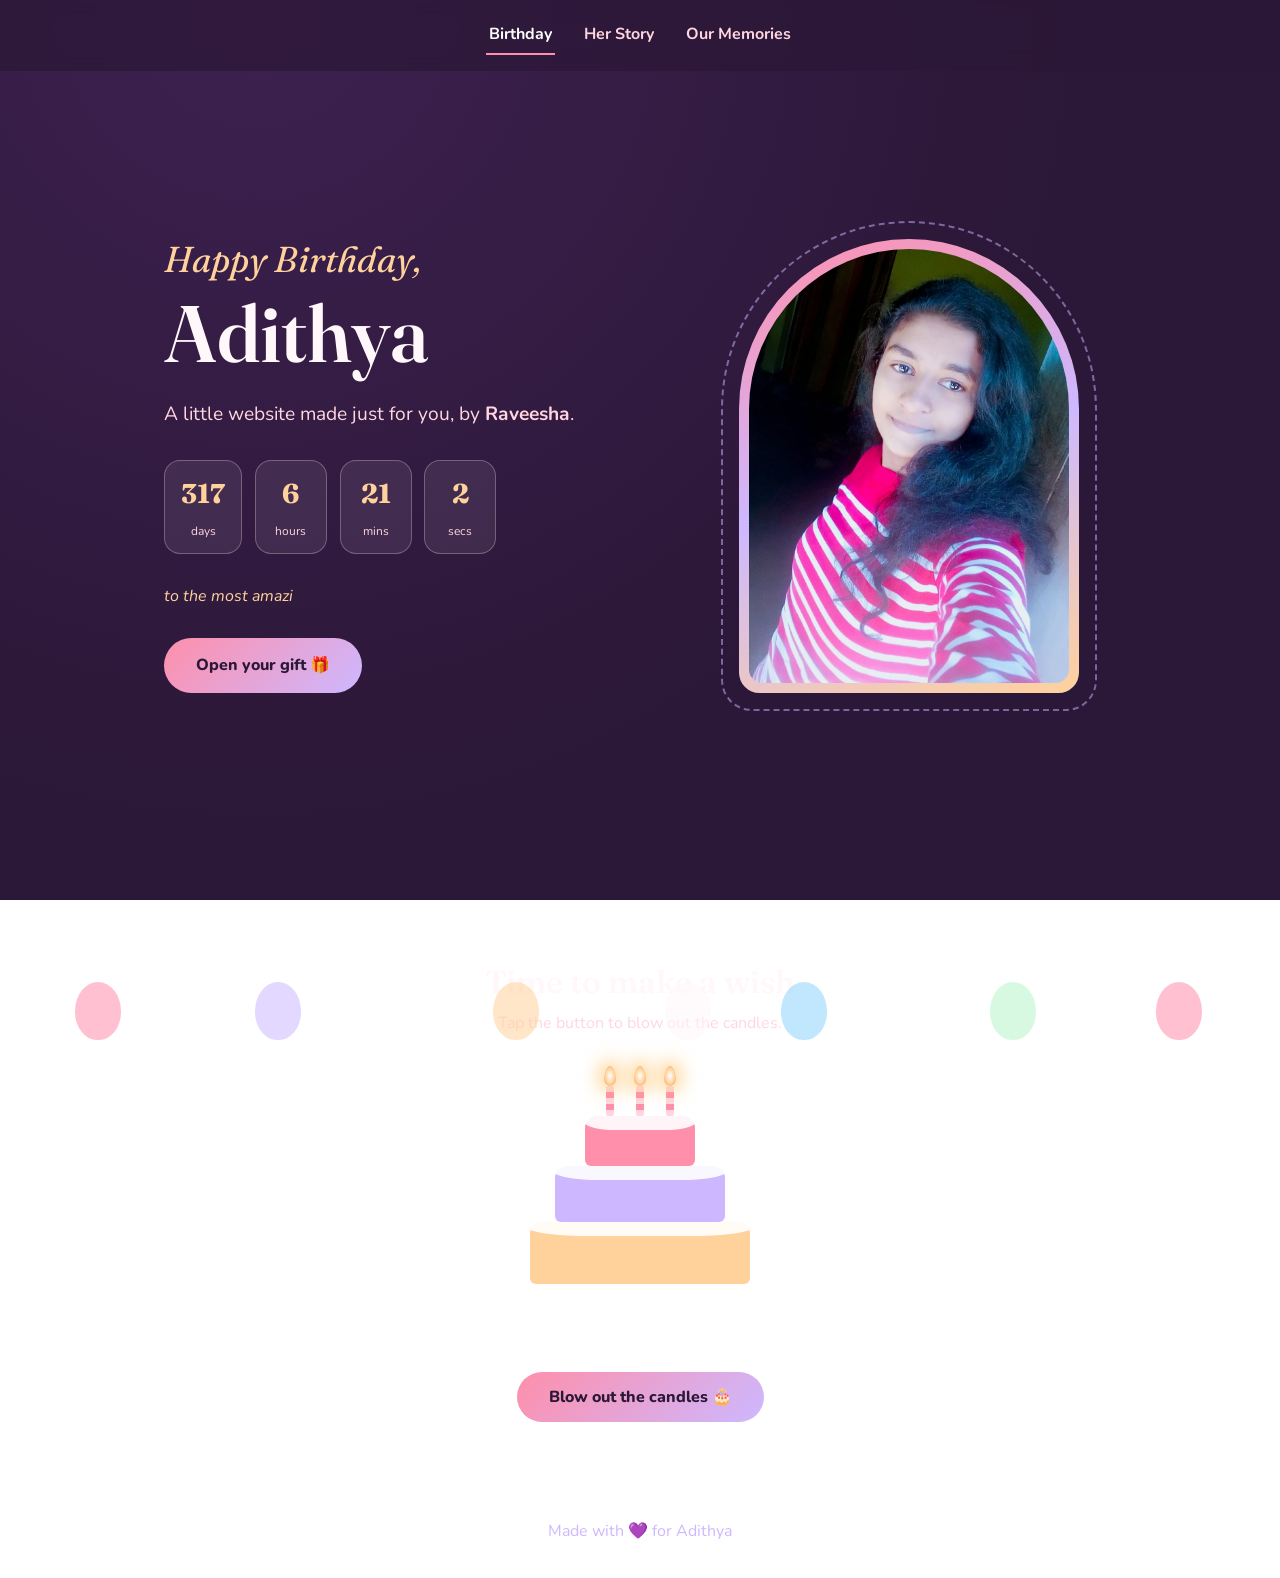
<file: index.html>
<!DOCTYPE html><html lang="en"><head><title>Happy Birthday 🎂</title><meta charset="utf-8"><meta name="viewport" content="width=device-width,initial-scale=1"><link rel="preconnect" href="https://fonts.googleapis.com"><link href="https://fonts.googleapis.com/css2?family=Fraunces:ital,wght@0,600;1,400&family=Nunito:wght@400;700;800&display=swap" rel="stylesheet"><link rel="stylesheet" href="style.css"></head><body><nav><a href="index.html">Birthday</a><a href="story.html">Her Story</a><a href="memories.html">Our Memories</a></nav>
<main><section class="hero"><div>
<h1><em>Happy Birthday,</em><span class="letters"></span></h1>
<p>A little website made just for you, by <b class="me"></b>.</p>
<div id="countdown"></div>
<div class="typed" aria-live="polite"></div><br>
<a class="btn" href="story.html">Open your gift 🎁</a></div>
<div class="frame"><img class="photo" src="portrait.jpg" alt="Her portrait"></div></section>
<div class="cake-wrap reveal"><h2>Time to make a wish</h2>
<p class="sub">Tap the button to blow out the candles.</p>
<div class="cake"><div class="candles"><div class="candle"><i class="flame"></i></div><div class="candle"><i class="flame"></i></div><div class="candle"><i class="flame"></i></div></div>
<div class="tier t1"></div><div class="tier t2"></div><div class="tier t3"></div></div>
<div class="wishmsg" aria-live="polite"></div><button class="btn" id="blow">Blow out the candles 🎂</button></div></main>
<footer>Made with 💜 for <span class="her"></span></footer><script src="script.js"></script></body></html>
</file>
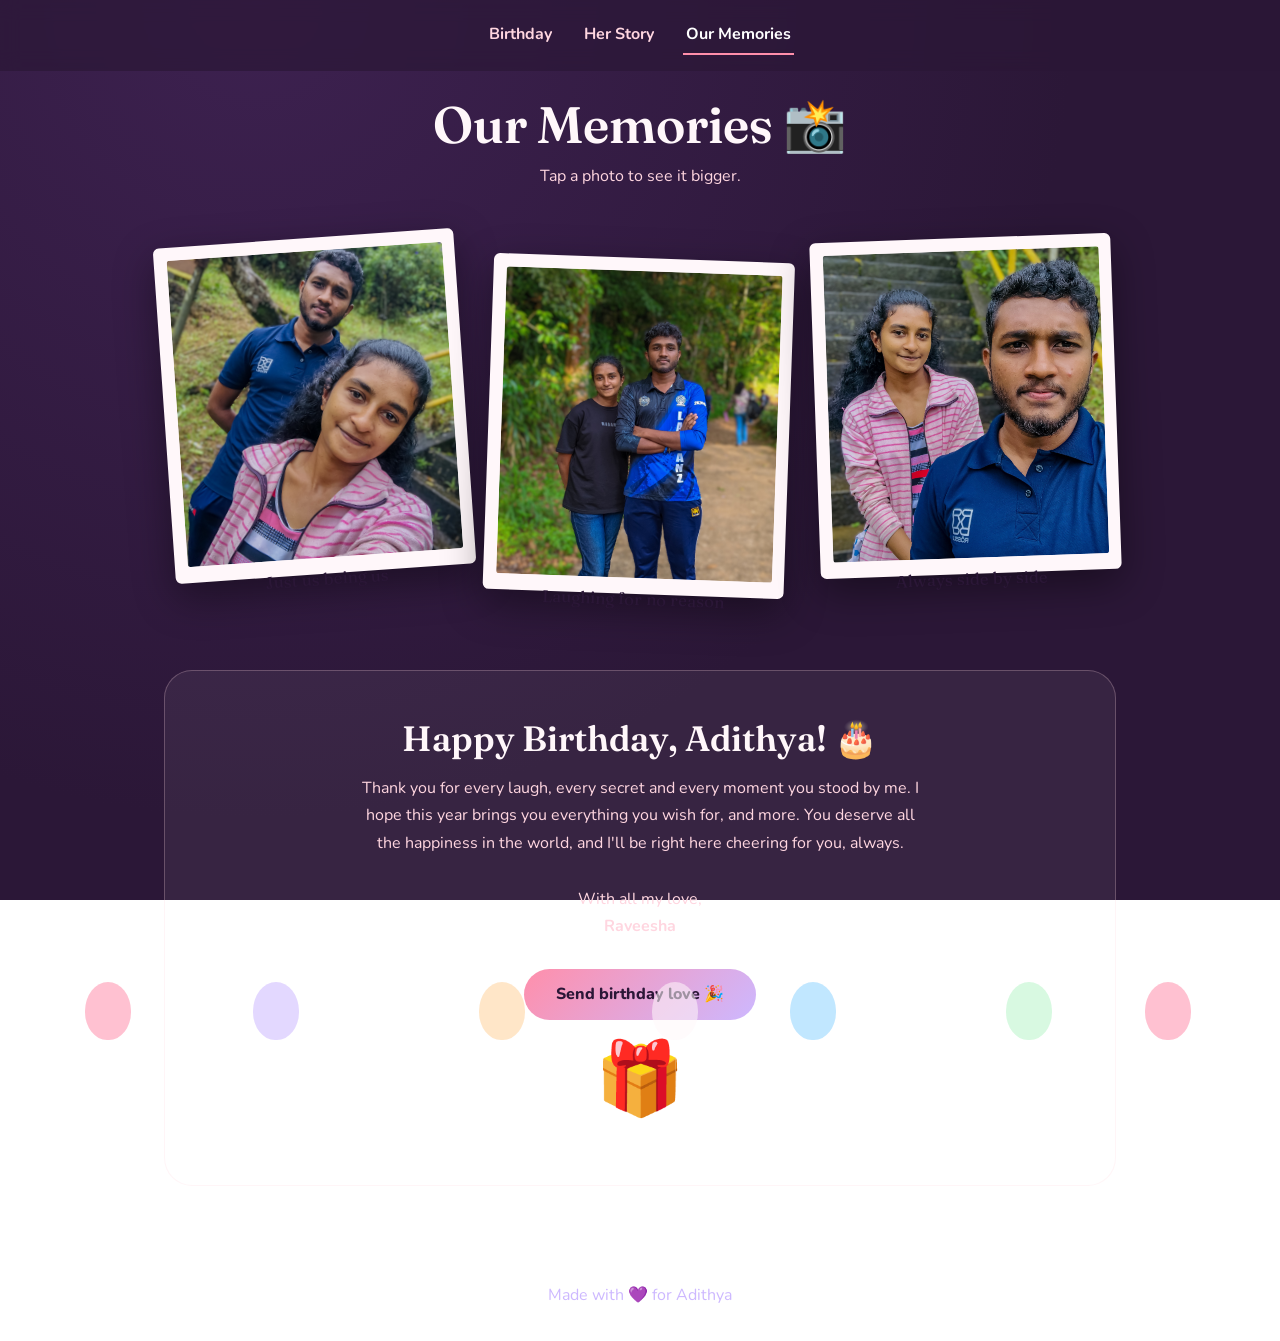
<file: memories.html>
<!DOCTYPE html><html lang="en"><head><title>Our Memories</title><meta charset="utf-8"><meta name="viewport" content="width=device-width,initial-scale=1"><link rel="preconnect" href="https://fonts.googleapis.com"><link href="https://fonts.googleapis.com/css2?family=Fraunces:ital,wght@0,600;1,400&family=Nunito:wght@400;700;800&display=swap" rel="stylesheet"><link rel="stylesheet" href="style.css"></head><body><nav><a href="index.html">Birthday</a><a href="story.html">Her Story</a><a href="memories.html">Our Memories</a></nav>
<main><section><h2 class="page-title">Our Memories 📸</h2>
<p class="sub">Tap a photo to see it bigger.</p>
<div class="gallery">
<button class="card"><img class="photo" src="together1.jpg" alt="Us together">Just us being us</button>
<button class="card"><img class="photo" src="together2.jpg" alt="Us together">Laughing for no reason</button>
<button class="card"><img class="photo" src="together3.jpg" alt="Us together">Always side by side</button></div>
<div class="wish reveal"><h2>Happy Birthday, <span class="her"></span>! 🎂</h2>
<p>Thank you for every laugh, every secret and every moment you stood by me. I hope this year brings you everything you wish for, and more. You deserve all the happiness in the world, and I'll be right here cheering for you, always.</p>
<p>With all my love,<br><b class="me"></b></p>
<button class="btn" id="hearts">Send birthday love 🎉</button>
<button class="gift" id="gift" aria-label="Open your gift">🎁</button>
<div class="surprise" aria-live="polite"></div></div></section></main>
<div class="lightbox"><img alt="Enlarged photo"></div>
<footer>Made with 💜 for <span class="her"></span></footer><script src="script.js"></script></body></html>
</file>
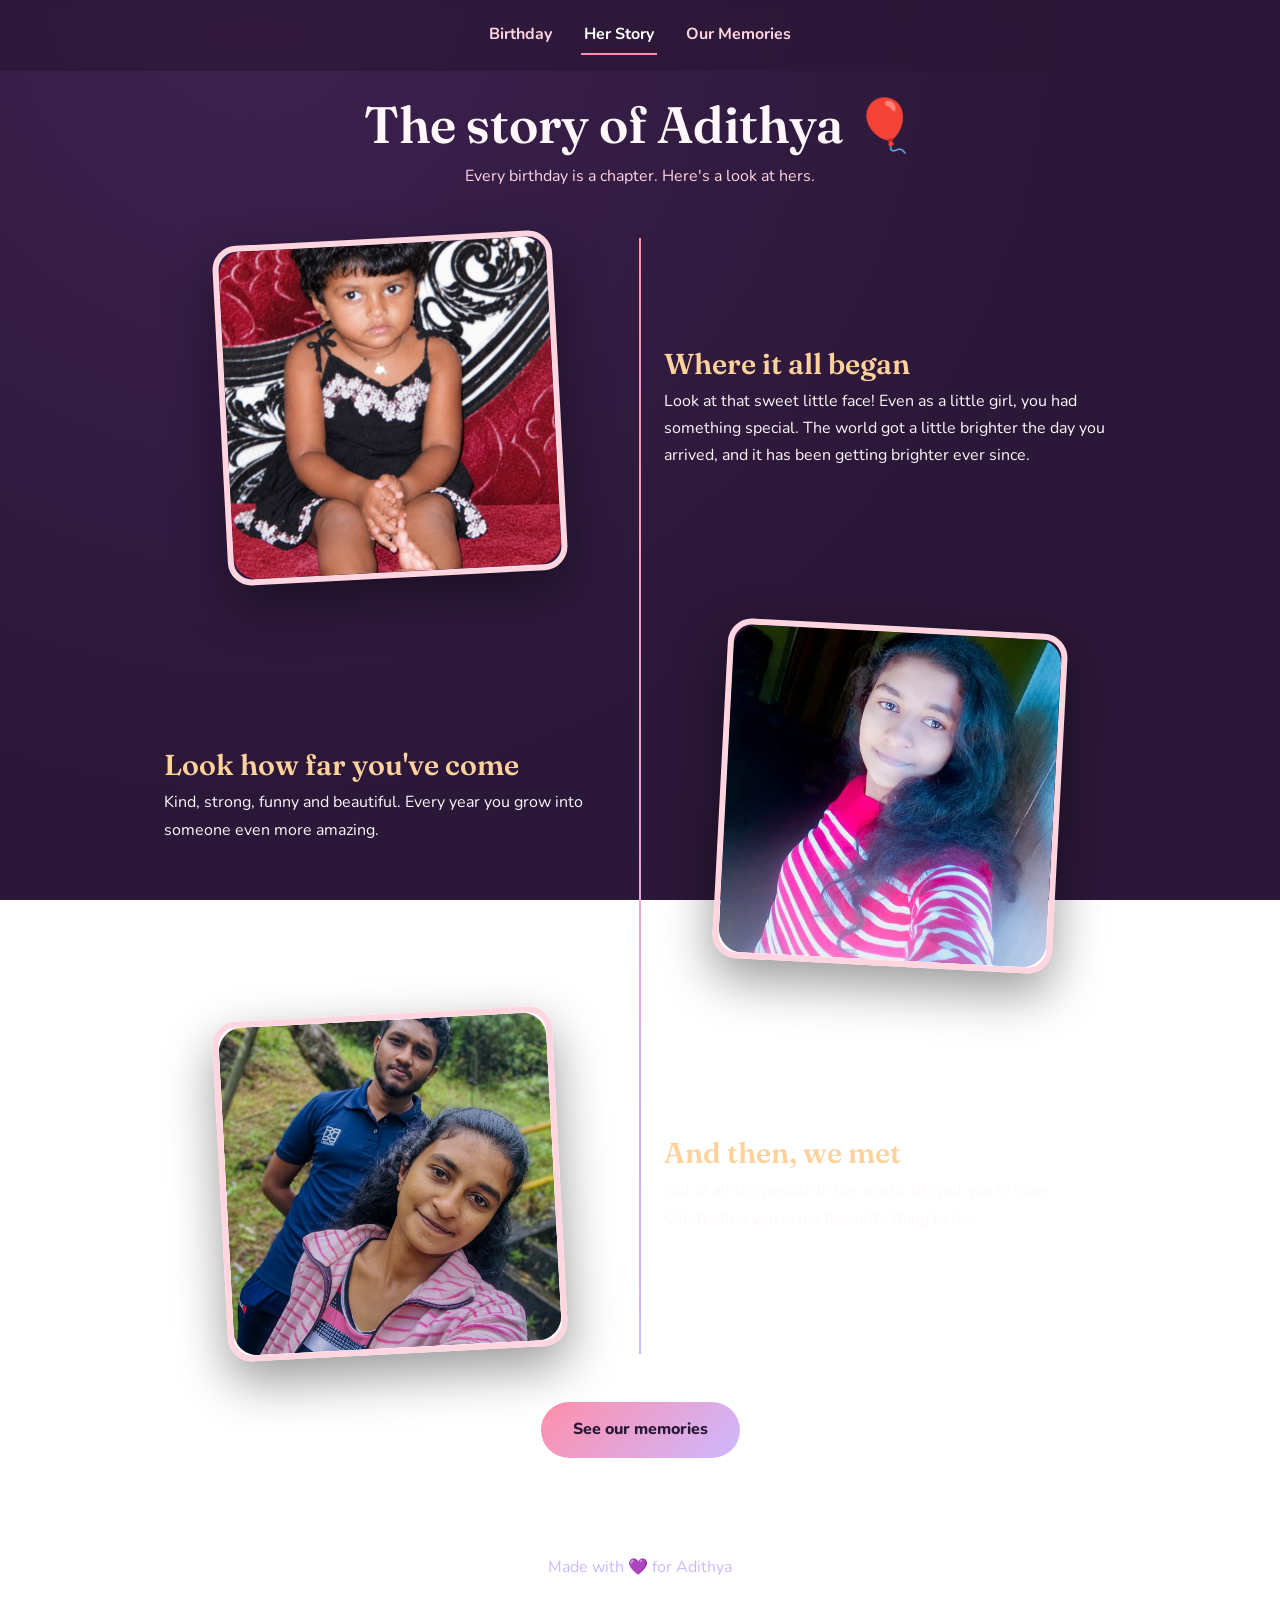
<file: story.html>
<!DOCTYPE html><html lang="en"><head><title>Her Story</title><meta charset="utf-8"><meta name="viewport" content="width=device-width,initial-scale=1"><link rel="preconnect" href="https://fonts.googleapis.com"><link href="https://fonts.googleapis.com/css2?family=Fraunces:ital,wght@0,600;1,400&family=Nunito:wght@400;700;800&display=swap" rel="stylesheet"><link rel="stylesheet" href="style.css"></head><body><nav><a href="index.html">Birthday</a><a href="story.html">Her Story</a><a href="memories.html">Our Memories</a></nav>
<main><section><h2 class="page-title">The story of <span class="her"></span> 🎈</h2>
<p class="sub">Every birthday is a chapter. Here's a look at hers.</p>
<div class="timeline">
<div class="chapter reveal"><div class="pic"><img class="photo" src="baby.jpg" alt="Baby photo"></div>
<div><h3>Where it all began</h3><p>Look at that sweet little face! Even as a little girl, you had something special. The world got a little brighter the day you arrived, and it has been getting brighter ever since.</p></div></div>
<div class="chapter reveal"><div class="pic"><img class="photo" src="portrait.jpg" alt="Her portrait"></div>
<div><h3>Look how far you've come</h3><p>Kind, strong, funny and beautiful. Every year you grow into someone even more amazing.</p></div></div>
<div class="chapter reveal"><div class="pic"><img class="photo" src="together1.jpg" alt="Together"></div>
<div><h3>And then, we met</h3><p>Out of all the people in the world, life put you in mine. Celebrating you is my favourite thing to do.</p></div></div>
</div><p style="text-align:center;margin-top:3rem"><a class="btn" href="memories.html">See our memories</a></p></section></main>
<footer>Made with 💜 for <span class="her"></span></footer><script src="script.js"></script></body></html>
</file>
<file: style.css>
:root{--plum:#2b1737;--plum2:#3d2150;--blush:#ffd6e0;--rose:#ff8fab;--lav:#cdb8ff;--gold:#ffd29c;--ivory:#fff7fa}
*{box-sizing:border-box;margin:0;padding:0}
html{scroll-behavior:smooth}
body{font-family:'Nunito',sans-serif;color:var(--ivory);background:radial-gradient(circle at 20% 0%,var(--plum2),var(--plum) 60%) fixed;min-height:100vh;overflow-x:hidden;line-height:1.7}
h1,h2,h3{font-family:'Fraunces',serif;font-weight:600;line-height:1.15}
nav{position:fixed;top:0;left:0;right:0;z-index:20;display:flex;justify-content:center;gap:1.6rem;padding:1rem;background:rgba(43,23,55,.7);backdrop-filter:blur(10px)}
nav a{color:var(--blush);text-decoration:none;font-weight:700;padding:.3rem .2rem;border-bottom:2px solid transparent;transition:.3s}
nav a:hover,nav a.on{border-color:var(--rose);color:#fff}
nav a:focus-visible,button:focus-visible{outline:3px solid var(--gold);outline-offset:3px}
section{padding:6rem 1.5rem 4rem;max-width:1000px;margin:auto}
.petal{position:fixed;top:-30px;z-index:1;pointer-events:none;opacity:.7;animation:fall linear infinite}
@keyframes fall{to{transform:translateY(110vh) rotate(540deg)}}
main{position:relative;z-index:2}
/* hero */
.hero{min-height:100vh;display:grid;grid-template-columns:1.1fr .9fr;align-items:center;gap:2rem}
.hero h1{font-size:clamp(2.6rem,7vw,5rem)}
.hero h1 span{display:inline-block;opacity:0;transform:translateY(40px) rotate(6deg);animation:pop .8s cubic-bezier(.2,1.4,.4,1) forwards}
@keyframes pop{to{opacity:1;transform:none}}
.hero p{font-size:1.2rem;color:var(--blush);margin:1.2rem 0 1.8rem;max-width:30rem}
.typed{color:var(--gold);min-height:1.7em;font-style:italic}
.btn{display:inline-block;background:linear-gradient(135deg,var(--rose),var(--lav));color:var(--plum);font-weight:800;border:0;border-radius:99px;padding:.9rem 2rem;text-decoration:none;cursor:pointer;font-size:1rem;font-family:inherit;transition:transform .3s,box-shadow .3s}
.btn:hover{transform:translateY(-3px) scale(1.04);box-shadow:0 10px 30px rgba(255,143,171,.45)}
.frame{position:relative;justify-self:center;width:min(340px,80vw);aspect-ratio:3/4;border-radius:200px 200px 24px 24px;padding:10px;background:linear-gradient(160deg,var(--rose),var(--lav),var(--gold));animation:float 6s ease-in-out infinite}
.frame::after{content:"";position:absolute;inset:-18px;border:2px dashed var(--lav);border-radius:220px 220px 36px 36px;opacity:.5;animation:spin 30s linear infinite alternate}
@keyframes float{50%{transform:translateY(-16px)}}
@keyframes spin{to{transform:rotate(3deg) scale(1.03)}}
.photo{width:100%;height:100%;object-fit:cover;border-radius:inherit;display:block;background:var(--plum2)}
.frame .photo{border-radius:190px 190px 16px 16px}
/* story */
.page-title{text-align:center;font-size:clamp(2rem,5vw,3.2rem);margin-bottom:.5rem}
.sub{text-align:center;color:var(--blush);margin-bottom:3rem}
.timeline{position:relative;display:grid;gap:3rem}
.timeline::before{content:"";position:absolute;left:50%;top:0;bottom:0;width:2px;background:linear-gradient(var(--rose),var(--lav));transform:translateX(-50%)}
.chapter{display:grid;grid-template-columns:1fr 1fr;gap:3rem;align-items:center}
.chapter:nth-child(even) .pic{order:2}
.pic{width:100%;aspect-ratio:1;max-width:340px;justify-self:center;border-radius:24px;overflow:hidden;border:6px solid var(--blush);transform:rotate(-3deg);transition:.5s;box-shadow:0 20px 50px rgba(0,0,0,.4)}
.chapter:nth-child(even) .pic{transform:rotate(3deg)}
.pic:hover{transform:rotate(0) scale(1.05)}
.chapter h3{font-size:1.8rem;color:var(--gold);margin-bottom:.5rem}
.reveal{opacity:0;transform:translateY(30px);transition:1s}
.reveal.in{opacity:1;transform:none}
/* memories */
.gallery{display:grid;grid-template-columns:repeat(3,1fr);gap:1.5rem}
.card{background:var(--ivory);color:var(--plum);padding:.8rem .8rem 1rem;border-radius:6px;box-shadow:0 14px 40px rgba(0,0,0,.4);transition:.4s;cursor:zoom-in;border:0;text-align:center;font-family:'Fraunces',serif;font-size:1.05rem}
.card:nth-child(1){transform:rotate(-4deg)}.card:nth-child(2){transform:rotate(2deg) translateY(20px)}.card:nth-child(3){transform:rotate(-2deg)}
.card:hover{transform:rotate(0) scale(1.06);z-index:3}
.card .photo{aspect-ratio:1;border-radius:3px;margin-bottom:.7rem}
.lightbox{position:fixed;inset:0;background:rgba(20,8,28,.92);display:none;place-items:center;z-index:50;cursor:zoom-out;padding:1rem}
.lightbox.open{display:grid;animation:fade .3s}
.lightbox img{max-width:92vw;max-height:88vh;border-radius:12px}
@keyframes fade{from{opacity:0}}
/* wish */
.wish{margin-top:6rem;text-align:center;background:rgba(255,255,255,.06);border:1px solid rgba(255,214,224,.25);border-radius:28px;padding:3rem 1.5rem}
.wish h2{font-size:2.2rem;margin-bottom:1rem}
.wish p{max-width:36rem;margin:0 auto 1.8rem;color:var(--blush)}
.heart{position:fixed;z-index:60;pointer-events:none;font-size:1.6rem;animation:burst 1.6s ease-out forwards}
@keyframes burst{to{transform:translate(var(--x),var(--y)) scale(1.6);opacity:0}}
footer{text-align:center;padding:2rem;color:var(--lav);position:relative;z-index:2}
@media(max-width:760px){.hero,.chapter{grid-template-columns:1fr}.chapter:nth-child(even) .pic{order:0}.timeline::before{left:12px}.gallery{grid-template-columns:1fr;gap:2.5rem}.card:nth-child(n){transform:none}nav{gap:.9rem;font-size:.9rem}}
@media(prefers-reduced-motion:reduce){*{animation:none!important;transition:none!important}.hero h1 span,.reveal{opacity:1;transform:none}}
/* ===== BIRTHDAY EDITION ===== */
.confetti{position:fixed;top:-20px;z-index:1;pointer-events:none;width:9px;height:14px;opacity:.85;animation:fall linear infinite}
.balloon{position:fixed;bottom:-140px;z-index:1;pointer-events:none;width:46px;height:58px;border-radius:50% 50% 48% 48%;animation:rise linear infinite}
.balloon::after{content:"";position:absolute;top:100%;left:50%;width:1px;height:70px;background:rgba(255,255,255,.4)}
@keyframes rise{to{transform:translateY(-125vh) translateX(40px)}}
.hero h1 em{display:block;font-style:italic;font-weight:400;color:var(--gold);font-size:.45em;margin-bottom:.2em}
.count{display:flex;gap:.8rem;margin:0 0 1.8rem;flex-wrap:wrap}
.count div{background:rgba(255,255,255,.08);border:1px solid rgba(255,214,224,.3);border-radius:16px;padding:.6rem 1rem;text-align:center;min-width:72px}
.count b{display:block;font-family:'Fraunces',serif;font-size:1.7rem;color:var(--gold)}
.count small{font-size:.75rem;color:var(--blush)}
.today{font-family:'Fraunces',serif;font-size:1.6rem;color:var(--gold);margin-bottom:1.5rem}
.cake-wrap{text-align:center;padding:4rem 1rem}
.cake-wrap h2{margin-bottom:.6rem;font-size:2rem}
.cake{width:220px;margin:3rem auto 1.5rem;position:relative}
.tier{margin:auto;border-radius:12px 12px 6px 6px;position:relative}
.t1{width:110px;height:50px;background:var(--rose)}.t2{width:170px;height:56px;background:var(--lav)}.t3{width:220px;height:62px;background:var(--gold)}
.tier::before{content:"";position:absolute;top:0;left:0;right:0;height:14px;background:#fff;border-radius:12px 12px 50% 50%/12px 12px 14px 14px;opacity:.9}
.candles{display:flex;justify-content:space-around;width:90px;margin:auto}
.candle{width:8px;height:30px;background:repeating-linear-gradient(var(--blush) 0 6px,var(--rose) 6px 12px);position:relative;border-radius:2px}
.flame{position:absolute;bottom:100%;left:50%;width:12px;height:20px;margin-left:-6px;background:radial-gradient(#fff,#ffd29c 55%,#ff8a3d);border-radius:50% 50% 50% 50%/65% 65% 35% 35%;animation:flick .25s infinite alternate;box-shadow:0 0 18px 6px rgba(255,190,90,.6);transition:.4s}
@keyframes flick{to{transform:scale(1.1,.92) rotate(4deg)}}
.out .flame{opacity:0;transform:scale(0);animation:none}
.wishmsg{min-height:3rem;color:var(--gold);font-family:'Fraunces',serif;font-size:1.3rem;margin-bottom:1rem}
.gift{font-size:4.5rem;background:none;border:0;cursor:pointer;display:block;margin:1rem auto;animation:wob 2s infinite}
@keyframes wob{10%,30%{transform:rotate(-8deg)}20%,40%{transform:rotate(8deg)}50%{transform:none}}
.surprise{max-height:0;overflow:hidden;transition:max-height 1s;font-family:'Fraunces',serif;font-size:1.2rem;color:var(--gold)}
.surprise.show{max-height:200px}
</file>
